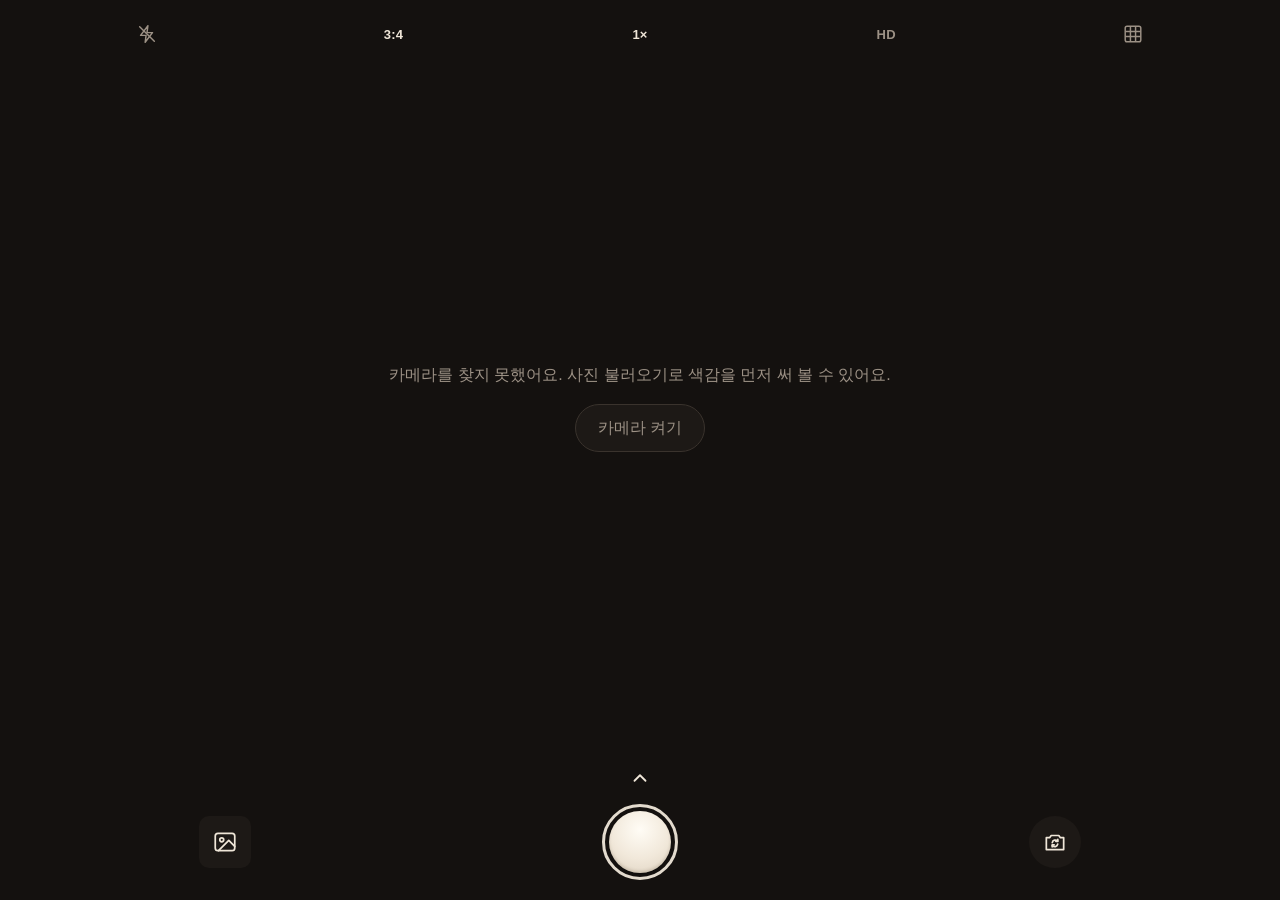
<file: index.html>
<!doctype html>
<html lang="ko">
<head>
  <meta charset="utf-8">
  <meta name="viewport" content="width=device-width, initial-scale=1, viewport-fit=cover, user-scalable=no">
  <meta name="theme-color" content="#14110f">
  <meta name="apple-mobile-web-app-capable" content="yes">
  <meta name="mobile-web-app-capable" content="yes">
  <meta name="apple-mobile-web-app-status-bar-style" content="black-translucent">
  <meta name="apple-mobile-web-app-title" content="Film Camera">
  <link rel="manifest" href="manifest.webmanifest">
  <link rel="apple-touch-icon" href="icons/icon-180.png">
  <link rel="icon" href="icons/icon.svg" type="image/svg+xml">
  <link rel="stylesheet" href="style.css">
  <title>Film Camera</title>
</head>
<body>
  <main class="app">
    <header class="topbar">
      <button class="top-btn" id="flashBtn" aria-label="플래시" aria-pressed="false">
        <svg viewBox="0 0 24 24" width="22" height="22" fill="none" stroke="currentColor" stroke-width="1.6" stroke-linejoin="round" stroke-linecap="round"><path d="M13 3L5 13.5h6L10 21l8-10.5h-6z"/><path class="slash" d="M4 4l16 16"/></svg>
      </button>
      <button class="top-btn ratio" id="ratioBtn" aria-label="사진 비율">3:4</button>
      <button class="top-btn zoom-btn" id="zoomBtn" aria-label="배율">1×</button>
      <button class="top-btn hq-btn" id="hqBtn" aria-label="고화질" aria-pressed="false">HD</button>
      <button class="top-btn" id="gridBtn" aria-label="격자" aria-pressed="false">
        <svg viewBox="0 0 24 24" width="22" height="22" fill="none" stroke="currentColor" stroke-width="1.6"><rect x="3.5" y="3.5" width="17" height="17" rx="2"/><path d="M9.2 3.5v17M14.8 3.5v17M3.5 9.2h17M3.5 14.8h17"/></svg>
      </button>
    </header>

    <section class="viewfinder" id="viewfinder">
      <div class="frame" id="frame">
        <canvas id="view"></canvas>
        <div class="grid" id="grid" hidden></div>
      </div>
      <video id="video" playsinline muted autoplay></video>
      <div class="flash" id="flash"></div>
      <div class="badge" id="badge">원본</div>
      <!-- 밝기: 위아래로 밀 때 나타나는 해 표시, 0이 아니면 오른쪽 위에 값 (누르면 0으로) -->
      <div class="exposure" id="exposure"><span class="exposure-line"></span><span class="exposure-sun" id="exposureSun"><svg viewBox="0 0 24 24" width="16" height="16" fill="none" stroke="currentColor" stroke-width="1.8" stroke-linecap="round"><circle cx="12" cy="12" r="4"/><path d="M12 2.5v2.5M12 19v2.5M2.5 12H5M19 12h2.5M5.3 5.3l1.8 1.8M16.9 16.9l1.8 1.8M5.3 18.7l1.8-1.8M16.9 7.1l1.8-1.8"/></svg></span></div>
      <button class="ev-pill" id="evPill" hidden><svg viewBox="0 0 24 24" width="16" height="16" fill="none" stroke="currentColor" stroke-width="1.8" stroke-linecap="round"><circle cx="12" cy="12" r="4"/><path d="M12 2.5v2.5M12 19v2.5M2.5 12H5M19 12h2.5M5.3 5.3l1.8 1.8M16.9 16.9l1.8 1.8M5.3 18.7l1.8-1.8M16.9 7.1l1.8-1.8"/></svg><span id="evValue">0.0</span></button>
      <button class="close-image" id="closeImage" hidden aria-label="카메라로 돌아가기">✕</button>
      <div class="placeholder" id="placeholder" hidden>
        <p id="placeholderText">카메라를 켜려면 아래 버튼을 눌러 주세요</p>
        <button class="pill" id="startBtn">카메라 켜기</button>
      </div>
    </section>

    <div class="film-drawer" id="filmDrawer">
      <div class="film-panel">
        <div class="film-panel-inner">
          <label class="strength-row">
            <span>강도</span>
            <input type="range" id="strength" min="0" max="100" step="1" value="100">
            <span class="strength-value" id="strengthValue">100</span>
          </label>
          <div class="film-carousel" id="filmCarousel" role="listbox" aria-label="필름 선택"></div>
        </div>
      </div>
      <button class="chevron-btn" id="filmToggle" aria-label="필름 선택" aria-expanded="false">
        <svg viewBox="0 0 24 24" width="22" height="22" fill="none" stroke="currentColor" stroke-width="2" stroke-linecap="round" stroke-linejoin="round"><path d="M6 15l6-6 6 6"/></svg>
      </button>
    </div>

    <section class="controls">
      <button class="side-btn thumb-btn" id="albumBtn" aria-label="앨범">
        <img id="thumbImg" alt="" hidden>
        <svg id="thumbIcon" viewBox="0 0 24 24" width="26" height="26" fill="none" stroke="currentColor" stroke-width="1.6" stroke-linecap="round" stroke-linejoin="round"><rect x="3" y="4" width="18" height="16" rx="2.5"/><circle cx="9" cy="10" r="1.8"/><path d="M21 16l-5.5-5.5L6 20"/></svg>
      </button>
      <button class="shutter" id="shutter" aria-label="촬영"></button>
      <button class="side-btn" id="flipBtn" aria-label="카메라 전환">
        <svg viewBox="0 0 24 24" width="26" height="26" fill="none" stroke="currentColor" stroke-width="1.6" stroke-linecap="round" stroke-linejoin="round"><path d="M4 8h3l1.5-2h7L17 8h3v11H4z"/><path d="M9.5 12.5a2.8 2.8 0 0 1 4.9-1.3M14.5 14a2.8 2.8 0 0 1-4.9 1.3"/><path d="M14.6 9.6v1.8h-1.8M9.4 16.4v-1.8h1.8"/></svg>
      </button>
    </section>
  </main>

  <!-- 앱 안 앨범: 이 앱으로 찍은 사진 (폰 안에만 보관) -->
  <div class="album" id="album" hidden>
    <header class="album-top">
      <button class="icon-btn" id="albumClose" aria-label="카메라로 돌아가기">
        <svg viewBox="0 0 24 24" width="24" height="24" fill="none" stroke="currentColor" stroke-width="1.8" stroke-linecap="round"><path d="M6 6l12 12M18 6L6 18"/></svg>
      </button>
      <span class="album-count" id="albumCount"></span>
      <label class="icon-btn" aria-label="사진 불러오기">
        <input type="file" id="fileInput" accept="image/*" hidden>
        <svg viewBox="0 0 24 24" width="24" height="24" fill="none" stroke="currentColor" stroke-width="1.6" stroke-linecap="round" stroke-linejoin="round"><rect x="3" y="5" width="15" height="14" rx="2.5"/><path d="M18 15.5l-4.5-4.5L5 19"/><path d="M19 2.5v6M16 5.5h6"/></svg>
      </label>
    </header>
    <div class="album-grid" id="albumGrid"></div>
    <p class="album-empty" id="albumEmpty" hidden>아직 찍은 사진이 없어요</p>
  </div>

  <div class="screen-flash" id="screenFlash"></div>
  <div class="toast" id="toast" role="status"></div>

  <div class="review" id="review" hidden>
    <div class="review-top">
      <button class="icon-btn" id="deleteBtn" aria-label="앨범에서 삭제" hidden>
        <svg viewBox="0 0 24 24" width="22" height="22" fill="none" stroke="currentColor" stroke-width="1.6" stroke-linecap="round" stroke-linejoin="round"><path d="M4.5 7h15M9.5 7V4.5h5V7M6.5 7l1 13h9l1-13M10.5 11v5.5M13.5 11v5.5"/></svg>
      </button>
      <button class="icon-btn" id="compareBtn" aria-label="필름·원본 비교선" aria-pressed="true">
        <svg viewBox="0 0 24 24" width="22" height="22" fill="none" stroke="currentColor" stroke-width="1.6" stroke-linecap="round" stroke-linejoin="round"><rect x="3.5" y="4.5" width="17" height="15" rx="2"/><path d="M12 2.5v19"/><path class="fill-half" d="M5.5 6.5h6.5v11H5.5z" stroke="none"/></svg>
      </button>
    </div>
    <div class="review-stage">
      <!-- 왼쪽은 필름, 오른쪽은 원본. 세로선을 끌어서 비교 -->
      <div class="compare" id="compare">
        <img id="originalImg" alt="원본 사진" draggable="false">
        <img id="reviewImg" alt="필름 사진" draggable="false">
        <div class="compare-line"><span class="compare-knob"><svg viewBox="0 0 24 24" width="16" height="16" fill="none" stroke="currentColor" stroke-width="2" stroke-linecap="round" stroke-linejoin="round"><path d="M9 7l-5 5 5 5M15 7l5 5-5 5"/></svg></span></div>
        <span class="compare-tag left">필름</span>
        <span class="compare-tag right">원본</span>
      </div>
    </div>
    <!-- 정보 프레임일 때만: 회전, 제목 -->
    <div class="frame-tools" id="frameTools" hidden>
      <button class="tool-btn" id="rotateBtn">
        <svg viewBox="0 0 24 24" width="20" height="20" fill="none" stroke="currentColor" stroke-width="1.6" stroke-linecap="round" stroke-linejoin="round"><path d="M4 12a8 8 0 1 0 2.4-5.7"/><path d="M4 4v4.5h4.5"/></svg>
        <span>회전</span>
      </button>
      <button class="tool-btn" id="titleBtn">
        <svg viewBox="0 0 24 24" width="20" height="20" fill="none" stroke="currentColor" stroke-width="1.6" stroke-linecap="round" stroke-linejoin="round"><path d="M5 6h14M12 6v13M9 19h6"/></svg>
        <span id="titleLabel">제목</span>
      </button>
    </div>
    <!-- 날짜일 때만: 시간도 넣을지 -->
    <div class="frame-tools" id="dateTools" hidden>
      <button class="tool-btn" id="timeBtn" aria-pressed="false">
        <svg viewBox="0 0 24 24" width="20" height="20" fill="none" stroke="currentColor" stroke-width="1.6" stroke-linecap="round" stroke-linejoin="round"><circle cx="12" cy="12" r="8.5"/><path d="M12 7.5V12l3 2"/></svg>
        <span>시간도 표시</span>
      </button>
    </div>
    <label class="strength-row review-strength">
      <span>강도</span>
      <input type="range" id="reviewStrength" min="0" max="100" step="1" value="100">
      <span class="strength-value" id="reviewStrengthValue">100</span>
    </label>
    <div class="review-bar">
      <button class="icon-btn" id="discardBtn" aria-label="다시 찍기">
        <svg viewBox="0 0 24 24" width="24" height="24" fill="none" stroke="currentColor" stroke-width="1.8" stroke-linecap="round"><path d="M6 6l12 12M18 6L6 18"/></svg>
      </button>
      <button class="text-btn stamp-btn" id="stampBtn" aria-label="사진에 날짜·정보 넣기">
        <svg viewBox="0 0 24 24" width="18" height="18" fill="none" stroke="currentColor" stroke-width="1.6" stroke-linecap="round" stroke-linejoin="round"><rect x="3.5" y="5" width="17" height="15" rx="2"/><path d="M3.5 9.5h17M8 3v4M16 3v4"/></svg>
        <span id="stampLabel">표시 없음</span>
      </button>
      <button class="icon-btn save" id="saveBtn" aria-label="저장">
        <svg viewBox="0 0 24 24" width="24" height="24" fill="none" stroke="currentColor" stroke-width="1.8" stroke-linecap="round" stroke-linejoin="round"><path d="M12 3.5v11M7.5 10l4.5 4.5 4.5-4.5"/><path d="M5 15.5v3a2 2 0 0 0 2 2h10a2 2 0 0 0 2-2v-3"/></svg>
      </button>
    </div>

    <!-- 아이폰 액션 시트처럼 아래에서 올라오는 저장 선택 -->
    <div class="sheet-layer" id="saveSheet" hidden>
      <div class="sheet-backdrop" id="saveBackdrop"></div>
      <div class="action-sheet">
        <div class="sheet-group">
          <p class="sheet-title">원본 사진도 같이 저장할까요?</p>
          <button id="saveFilmOnly">필름 사진만 저장</button>
          <button id="saveWithOriginal">원본도 함께 저장</button>
        </div>
        <button class="sheet-cancel" id="saveCancel">취소</button>
      </div>
    </div>
  </div>

  <script type="module" src="app.js"></script>
</body>
</html>
</file>
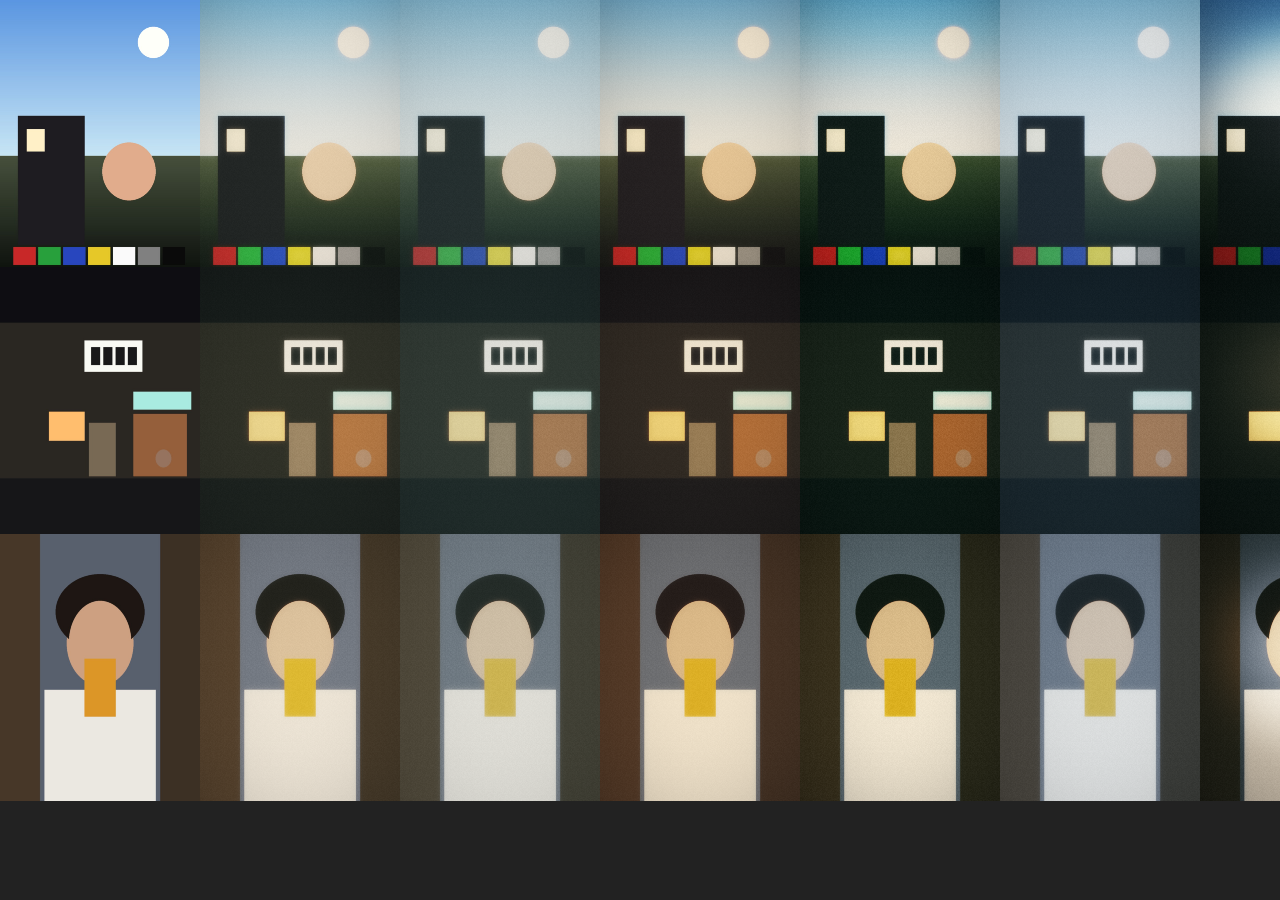
<file: dev/test.html>
<!doctype html><meta charset="utf-8"><body style="margin:0;background:#222">
<canvas id="v" style="display:none"></canvas><canvas id="out"></canvas>
<script type="module">
// 테스트 이미지마다 한 줄씩: 원본 + 프리셋 전부
import { FilmRenderer, PRESETS } from '../film.js';
const files = (new URLSearchParams(location.search).get('img') ?? 'test.jpg,test-night.jpg,test-portrait.jpg').split(',');
const imgs = await Promise.all(files.map(async (f) => { const i = new Image(); i.src = f; await i.decode(); return i; }));
const r = new FilmRenderer(document.getElementById('v'));
const out = document.getElementById('out');
const cw = 200, ch = 267;
out.width = cw * (PRESETS.length + 1); out.height = ch * imgs.length;
const ctx = out.getContext('2d');
imgs.forEach((img, row) => {
  r.upload(img, img.width, img.height);
  r.render(PRESETS[0], { bypass: true }); ctx.drawImage(r.canvas, 0, ch * row, cw, ch);
  PRESETS.forEach((p, i) => { r.render(p, { seed: 0.5 }); ctx.drawImage(r.canvas, cw * (i + 1), ch * row, cw, ch); });
});
document.title = 'done';
</script>
</file>
<file: style.css>
:root {
  --bg: #14110f;
  --panel: #1d1916;
  --text: #efe6d8;
  --muted: #9c9185;
  --accent: #e8a25a;
  /* 상단 여백: 상태바(노치·다이내믹 아일랜드) 영역 + 여유. 그 영역은 흐리게 가려지므로 버튼이 닿지 않게 */
  --safe-top: calc(env(safe-area-inset-top, 0px) + 10px);
}
/* 휴대폰: 상태바 높이를 0으로 알려 주는 경우(사파리 등)에도 최소한 이만큼은 비운다 */
@media (pointer: coarse) {
  :root { --safe-top: max(calc(env(safe-area-inset-top, 0px) + 10px), 54px); }
}

* { box-sizing: border-box; margin: 0; padding: 0; }

html, body {
  height: 100%;
  touch-action: manipulation; /* 두 번 탭 확대 끄기 */
  background: var(--bg);
  color: var(--text);
  font-family: -apple-system, BlinkMacSystemFont, "Hiragino Sans", "Apple SD Gothic Neo", "Malgun Gothic", sans-serif;
  -webkit-user-select: none;
  user-select: none;
  -webkit-tap-highlight-color: transparent;
  overscroll-behavior: none;
}

button, label { touch-action: manipulation; }
button { font: inherit; color: inherit; background: none; border: 0; cursor: pointer; }

.app {
  display: flex;
  flex-direction: column;
  height: 100vh;
  height: 100dvh;
  padding-top: var(--safe-top);
  padding-bottom: env(safe-area-inset-bottom);
}

/* 상단 도구 */
.topbar {
  display: flex;
  justify-content: space-around;
  align-items: center;
  padding: 6px 24px;
}

.top-btn {
  min-width: 44px;
  height: 36px;
  padding: 0 8px;
  display: flex;
  align-items: center;
  justify-content: center;
  border-radius: 999px;
  color: var(--muted);
}
/* 폰을 옆으로 눕히면 아이콘도 같이 돌아간다 (아이폰 카메라처럼) */
.top-btn,
.side-btn { transition: transform 0.3s ease, color 0.15s; }
.app[data-tilt="left"] .top-btn,
.app[data-tilt="left"] .side-btn { transform: rotate(90deg); }
.app[data-tilt="right"] .top-btn,
.app[data-tilt="right"] .side-btn { transform: rotate(-90deg); }

.top-btn.ratio { font-size: 13px; font-weight: 600; letter-spacing: 0.02em; color: var(--text); }
.top-btn[aria-pressed="true"] { color: var(--accent); }
.top-btn .slash { display: inline; }
.top-btn[aria-pressed="true"] .slash { display: none; }
.top-btn.unavailable { opacity: 0.35; }

/* 뷰파인더: 사진 비율대로 가운데에 놓는다 */
.viewfinder {
  position: relative;
  flex: 1;
  min-height: 0;
  overflow: hidden;
  touch-action: none;
  display: flex;
  align-items: center;
  justify-content: center;
  container-type: size;
}

.frame {
  position: relative;
  aspect-ratio: var(--ar, 0.75);
  width: min(100cqw, calc(100cqh * var(--ar, 0.75)));
}

#view {
  width: 100%;
  height: 100%;
  display: block;
}

/* 9:16 전체화면: 미리보기를 화면 전체에 깔고 버튼들을 그 위에 띄운다 */
.app.full .viewfinder {
  position: fixed;
  inset: 0;
  z-index: 0;
}
.app.full .topbar,
.app.full .film-drawer,
.app.full .controls {
  position: relative;
  z-index: 1;
}
.app.full .topbar {
  margin: calc(-1 * var(--safe-top)) 0 0;
  padding-top: calc(var(--safe-top) + 6px);
  padding-bottom: 18px;
  background: linear-gradient(to bottom, rgba(10, 8, 7, 0.55), transparent);
}
.app.full .top-btn { color: var(--text); filter: drop-shadow(0 1px 2px rgba(0, 0, 0, 0.6)); }
.app.full .top-btn[aria-pressed="true"] { color: var(--accent); }
.app.full .film-drawer { margin-top: auto; }
.app.full .controls {
  margin-bottom: calc(-1 * env(safe-area-inset-bottom));
  padding-bottom: calc(env(safe-area-inset-bottom) + 20px);
}
.app.full .controls { background: linear-gradient(to top, rgba(10, 8, 7, 0.5), rgba(10, 8, 7, 0.25)); }
.app.full .chevron-btn { filter: drop-shadow(0 1px 2px rgba(0, 0, 0, 0.6)); }
.app.full .badge,
.app.full .close-image { top: calc(var(--safe-top) + 64px); }

/* 3×3 격자 (화면에만, 사진에는 안 찍힘) */
.grid {
  position: absolute;
  inset: 0;
  pointer-events: none;
}
.grid::before,
.grid::after {
  content: "";
  position: absolute;
  border: 0 solid rgba(255, 248, 236, 0.4);
}
.grid::before { top: 0; bottom: 0; left: 33.333%; width: 33.333%; border-width: 0 1px; }
.grid::after { left: 0; right: 0; top: 33.333%; height: 33.333%; border-width: 1px 0; }

/* 비디오는 화면에 안 보이게 두되 iOS가 프레임을 계속 디코딩하도록 DOM에는 남겨 둔다 */
#video {
  position: absolute;
  width: 1px;
  height: 1px;
  opacity: 0;
  pointer-events: none;
}

.flash {
  position: absolute;
  inset: 0;
  background: #fff8ec;
  opacity: 0;
  pointer-events: none;
}
.flash.on { animation: flash 0.35s ease-out; }
@keyframes flash { from { opacity: 0.85; } to { opacity: 0; } }

.badge {
  position: absolute;
  top: 12px;
  left: 50%;
  transform: translateX(-50%);
  padding: 4px 12px;
  border-radius: 999px;
  background: rgba(20, 17, 15, 0.7);
  font-size: 13px;
  opacity: 0;
  transition: opacity 0.15s;
  pointer-events: none;
}
.badge.on { opacity: 1; }

.close-image {
  position: absolute;
  top: 12px;
  left: 12px;
  width: 36px;
  height: 36px;
  border-radius: 50%;
  background: rgba(20, 17, 15, 0.7);
  font-size: 16px;
}

.placeholder {
  position: absolute;
  inset: 0;
  display: flex;
  flex-direction: column;
  align-items: center;
  justify-content: center;
  gap: 16px;
  padding: 24px;
  text-align: center;
  color: var(--muted);
  line-height: 1.6;
}

.pill {
  padding: 10px 22px;
  border-radius: 999px;
  background: var(--panel);
  border: 1px solid #3a332d;
}

[hidden] { display: none !important; }

/* 전면 카메라 플래시: 화면 전체를 하얗게 */
.screen-flash {
  position: fixed;
  inset: 0;
  z-index: 20;
  background: #fffaf0;
  opacity: 0;
  pointer-events: none;
  transition: opacity 0.25s;
}
.screen-flash.on { opacity: 1; transition: none; }

.toast {
  position: fixed;
  left: 50%;
  bottom: calc(env(safe-area-inset-bottom) + 190px);
  transform: translateX(-50%);
  z-index: 30;
  max-width: calc(100% - 48px);
  padding: 10px 16px;
  border-radius: 14px;
  background: rgba(40, 34, 30, 0.95);
  font-size: 13px;
  line-height: 1.5;
  text-align: center;
  opacity: 0;
  transition: opacity 0.2s;
  pointer-events: none;
}
.toast.on { opacity: 1; }

/* 배율 (상단) */
.top-btn.zoom-btn {
  font-size: 13px;
  font-weight: 600;
  color: var(--text);
}
.top-btn.zoom-btn.zoomed { color: var(--accent); }

/* 필름 선택: 셔터 위 쉐브론 → 가로 캐러셀 (아이폰 카메라 모드 줄처럼) */
.film-drawer {
  position: relative;
  z-index: 2;
  display: flex;
  flex-direction: column;
  align-items: center;
  padding-top: 8px;
}

.chevron-btn {
  width: 48px;
  height: 28px;
  display: flex;
  align-items: center;
  justify-content: center;
  color: var(--text);
}
.chevron-btn svg { transition: transform 0.2s; }
.film-drawer.open .chevron-btn svg { transform: rotate(180deg); }

/* 쉐브론 위로 펼쳐지는 판: 강도 + 필름 캐러셀.
   사진 위에 겹치지 않고 자리를 차지해서, 어떤 비율이든 사진을 가리지 않는다 (미리보기가 그만큼 비켜남) */
.film-panel {
  width: 100%;
  display: grid;
  grid-template-rows: 0fr;
  opacity: 0;
  pointer-events: none;
  transition: grid-template-rows 0.25s ease, opacity 0.2s;
}
.film-panel-inner { min-height: 0; overflow: hidden; }
.film-drawer.open .film-panel { grid-template-rows: 1fr; opacity: 1; pointer-events: auto; }

.film-carousel {
  position: relative;
  display: flex;
  gap: 24px;
  padding: 10px 0 10px;
  overflow-x: auto;
  scroll-snap-type: x mandatory;
  scrollbar-width: none;
}
.film-carousel::-webkit-scrollbar { display: none; }
/* 양 끝 여백: 첫/마지막 필름도 가운데까지 올 수 있게 */
.film-carousel::before,
.film-carousel::after { content: ""; flex: 0 0 calc(50% - 24px); }

.film-item {
  flex: none;
  scroll-snap-align: center;
  font-size: 13px;
  font-weight: 600;
  letter-spacing: 0.06em;
  color: rgba(239, 230, 216, 0.7);
  text-shadow: 0 1px 2px rgba(0, 0, 0, 0.6);
  white-space: nowrap;
  transition: color 0.15s;
}
.film-item[aria-selected="true"] { color: var(--accent); }

/* 필름을 바꾸면 이름이 잠깐 떴다 사라짐 */
.badge.film-name { font-weight: 600; letter-spacing: 0.06em; }

/* 촬영 버튼 영역 */
.controls {
  display: flex;
  align-items: center;
  justify-content: space-around;
  padding: 12px 24px 20px;
}

.side-btn {
  width: 52px;
  height: 52px;
  display: flex;
  align-items: center;
  justify-content: center;
  border-radius: 50%;
  background: var(--panel);
  color: var(--text);
  cursor: pointer;
}

/* 셔터: 얇은 바깥 링 + 틈 + 크림색 원판. 누르면 원판만 살짝 들어간다 */
.shutter {
  position: relative;
  width: 76px;
  height: 76px;
  border-radius: 50%;
  border: 3px solid rgba(239, 230, 216, 0.95);
}
.shutter::before {
  content: "";
  position: absolute;
  inset: 4px;
  border-radius: 50%;
  background: radial-gradient(circle at 50% 30%, #fffcf5 0%, #f1e8da 55%, #ddd1bf 100%);
  box-shadow: inset 0 -2px 3px rgba(80, 60, 40, 0.18), 0 1px 2px rgba(0, 0, 0, 0.25);
  transition: transform 0.14s cubic-bezier(0.3, 0.7, 0.4, 1), filter 0.14s;
}
.shutter:active::before,
.shutter.busy::before { transform: scale(0.86); filter: brightness(0.92); }
.shutter.image-mode::before {
  background: radial-gradient(circle at 50% 30%, #f6c48d 0%, #e8a25a 60%, #cf8640 100%);
}

/* 촬영 결과 확인 */
.review {
  position: fixed;
  inset: 0;
  z-index: 10;
  display: flex;
  flex-direction: column;
  background: #000;
  padding: var(--safe-top) 0 env(safe-area-inset-bottom);
}

.review-stage {
  flex: 1;
  min-height: 0;
  display: flex;
  align-items: center;
  justify-content: center;
  container-type: size;
}

/* 필름(왼쪽) / 원본(오른쪽) 비교 */
.compare {
  --pos: 50%;
  position: relative;
  aspect-ratio: var(--ar, 0.75);
  width: min(100cqw, calc(100cqh * var(--ar, 0.75)));
  touch-action: none;
  cursor: ew-resize;
}
.compare img {
  position: absolute;
  inset: 0;
  width: 100%;
  height: 100%;
  display: block;
  pointer-events: none;
  -webkit-user-drag: none;
}
#reviewImg { clip-path: inset(0 calc(100% - var(--pos)) 0 0); }

.compare-line {
  position: absolute;
  top: 0;
  bottom: 0;
  left: var(--pos);
  width: 2px;
  margin-left: -1px;
  background: rgba(255, 255, 255, 0.92);
  box-shadow: 0 0 3px rgba(0, 0, 0, 0.35);
  pointer-events: none;
}
.compare-knob {
  position: absolute;
  top: 50%;
  left: 50%;
  width: 32px;
  height: 32px;
  transform: translate(-50%, -50%);
  display: flex;
  align-items: center;
  justify-content: center;
  border-radius: 50%;
  background: rgba(255, 255, 255, 0.95);
  color: #1c1c1e;
  box-shadow: 0 1px 4px rgba(0, 0, 0, 0.35);
}

.compare-tag {
  position: absolute;
  top: calc(var(--inset-y, 0px) + 10px);
  font-size: 11px;
  font-weight: 600;
  letter-spacing: 0.08em;
  color: #fff;
  text-shadow: 0 1px 3px rgba(0, 0, 0, 0.6);
  pointer-events: none;
}
.compare-tag.left { left: calc(var(--inset-x, 0px) + 12px); }
.compare-tag.right { right: calc(var(--inset-x, 0px) + 12px); }

/* 하단: 양옆 아이콘, 가운데 버튼은 양옆 크기와 상관없이 정중앙 */
.review-bar {
  display: grid;
  grid-template-columns: 1fr auto 1fr;
  align-items: center;
  padding: 12px 14px 14px;
}
.review-bar > :first-child { justify-self: start; }
.review-bar > :last-child { justify-self: end; }

.icon-btn {
  width: 44px;
  height: 44px;
  display: flex;
  align-items: center;
  justify-content: center;
  color: #fff;
}
.icon-btn.save { color: var(--accent); }

/* 상단: 비교선 켜고 끄기 */
.review-top {
  display: flex;
  justify-content: flex-end;
  padding: 4px 10px 0;
}
#compareBtn { color: rgba(235, 235, 245, 0.6); }
#compareBtn .fill-half { fill: currentColor; opacity: 0; }
#compareBtn[aria-pressed="true"] { color: #fff; }
#compareBtn[aria-pressed="true"] .fill-half { opacity: 0.5; }

/* 비교선을 끄면 필름 사진만 */
.compare.solo { cursor: default; }
.compare.solo #reviewImg { clip-path: none; }
.compare.solo .compare-line,
.compare.solo .compare-tag { display: none; }
.text-btn { font-size: 17px; color: #fff; padding: 8px 4px; }
.stamp-btn {
  display: flex;
  align-items: center;
  gap: 6px;
  font-size: 14px;
  color: rgba(235, 235, 245, 0.6);
}
.stamp-btn.on { color: var(--accent); }

/* 정보 프레임 도구: 회전, 제목 */
.frame-tools {
  display: flex;
  justify-content: center;
  gap: 36px;
  padding-top: 14px;
}
.tool-btn {
  display: flex;
  align-items: center;
  gap: 6px;
  max-width: 50vw;
  font-size: 14px;
  color: rgba(235, 235, 245, 0.75);
}
.tool-btn span { overflow: hidden; text-overflow: ellipsis; white-space: nowrap; }
.tool-btn.on { color: var(--accent); }

/* 저장 선택: 아이폰 액션 시트 */
.sheet-layer { position: fixed; inset: 0; z-index: 12; }
.sheet-backdrop {
  position: absolute;
  inset: 0;
  background: rgba(0, 0, 0, 0.4);
  animation: fade-in 0.2s ease-out;
}
.action-sheet {
  position: absolute;
  left: 8px;
  right: 8px;
  bottom: calc(env(safe-area-inset-bottom) + 8px);
  display: flex;
  flex-direction: column;
  gap: 8px;
  animation: sheet-up 0.28s cubic-bezier(0.2, 0.8, 0.2, 1);
}
@keyframes fade-in { from { opacity: 0; } }
@keyframes sheet-up { from { transform: translateY(110%); } }

.sheet-group,
.sheet-cancel {
  border-radius: 14px;
  background: rgba(44, 44, 46, 0.92);
  -webkit-backdrop-filter: blur(20px);
  backdrop-filter: blur(20px);
  overflow: hidden;
}
.sheet-title {
  padding: 14px 16px;
  font-size: 13px;
  color: rgba(235, 235, 245, 0.6);
  text-align: center;
}
.sheet-group button,
.sheet-cancel {
  display: block;
  width: 100%;
  height: 57px;
  font-size: 19px;
  color: #fff;
}
.sheet-group button { border-top: 0.5px solid rgba(255, 255, 255, 0.15); }
.sheet-group button:active,
.sheet-cancel:active { background: rgba(255, 255, 255, 0.08); }
.sheet-cancel { font-weight: 600; }

/* 필름 강도 슬라이더 (찍기 전: 필름 판 안, 찍은 뒤: 결과 화면) */
.strength-row {
  display: flex;
  align-items: center;
  gap: 12px;
  width: min(78%, 320px);
  margin: 0 auto;
  font-size: 12px;
  color: rgba(239, 230, 216, 0.75);
  text-shadow: 0 1px 2px rgba(0, 0, 0, 0.6);
}
.strength-value { width: 28px; text-align: right; font-variant-numeric: tabular-nums; }
.strength-row input {
  flex: 1;
  height: 28px;
  margin: 0;
  background: none;
  -webkit-appearance: none;
  appearance: none;
}
.strength-row input::-webkit-slider-runnable-track { height: 2px; border-radius: 1px; background: rgba(239, 230, 216, 0.35); }
.strength-row input::-moz-range-track { height: 2px; border-radius: 1px; background: rgba(239, 230, 216, 0.35); }
.strength-row input::-webkit-slider-thumb {
  -webkit-appearance: none;
  width: 18px;
  height: 18px;
  margin-top: -8px;
  border-radius: 50%;
  background: var(--accent);
  box-shadow: 0 1px 3px rgba(0, 0, 0, 0.4);
}
.strength-row input::-moz-range-thumb { width: 18px; height: 18px; border: 0; border-radius: 50%; background: var(--accent); }
.review-strength { padding-top: 12px; }

/* 고화질 */
.top-btn.hq-btn { font-size: 13px; font-weight: 700; letter-spacing: 0.04em; color: var(--muted); }
.top-btn.hq-btn[aria-pressed="true"] { color: var(--accent); }

/* 밝기: 오른쪽 세로선 위의 해 */
.exposure {
  position: absolute;
  top: 50%;
  right: 18px;
  width: 24px;
  height: 160px;
  margin-top: -80px;
  color: #ffd27a;
  opacity: 0;
  transition: opacity 0.25s;
  pointer-events: none;
}
.exposure.on { opacity: 1; }
.exposure-line { position: absolute; left: 11px; top: 0; bottom: 0; width: 2px; background: rgba(255, 210, 122, 0.55); }
.exposure-sun {
  position: absolute;
  left: 0;
  top: 50%;
  width: 24px;
  height: 24px;
  margin-top: -12px;
  display: flex;
  align-items: center;
  justify-content: center;
  border-radius: 50%;
  background: rgba(20, 17, 15, 0.55);
  transform: translateY(var(--sun-y, 0px));
}
.ev-pill {
  position: absolute;
  top: 12px;
  right: 12px;
  display: flex;
  align-items: center;
  gap: 4px;
  padding: 4px 10px;
  border-radius: 999px;
  background: rgba(20, 17, 15, 0.65);
  color: #ffd27a;
  font-size: 12px;
  font-weight: 600;
  font-variant-numeric: tabular-nums;
}
.app.full .ev-pill { top: calc(var(--safe-top) + 64px); }

/* 왼쪽 아래: 최근 사진 썸네일 */
.thumb-btn { overflow: hidden; padding: 0; border-radius: 10px; }
.thumb-btn img { width: 100%; height: 100%; object-fit: cover; display: block; }

/* 앱 안 앨범 */
.album {
  position: fixed;
  inset: 0;
  z-index: 9;
  display: flex;
  flex-direction: column;
  background: #000;
  padding: var(--safe-top) 0 env(safe-area-inset-bottom);
}
.album-top {
  display: flex;
  align-items: center;
  justify-content: space-between;
  padding: 4px 10px 8px;
}
.album-top .icon-btn { cursor: pointer; }
.album-count { font-size: 13px; color: rgba(235, 235, 245, 0.6); }
.album-grid {
  flex: 1;
  min-height: 0;
  overflow-y: auto;
  display: grid;
  grid-template-columns: repeat(3, 1fr);
  grid-auto-rows: min-content;
  gap: 2px;
}
.album-cell { aspect-ratio: 1; padding: 0; overflow: hidden; background: #1c1c1e; }
.album-cell img { width: 100%; height: 100%; object-fit: cover; display: block; }
.album-empty { margin: auto; color: rgba(235, 235, 245, 0.5); font-size: 14px; }

/* 결과 화면 위 줄: 왼쪽 삭제(앨범에서 열었을 때), 오른쪽 비교선 */
.review-top { justify-content: space-between; }
#compareBtn { margin-left: auto; }
</file>
